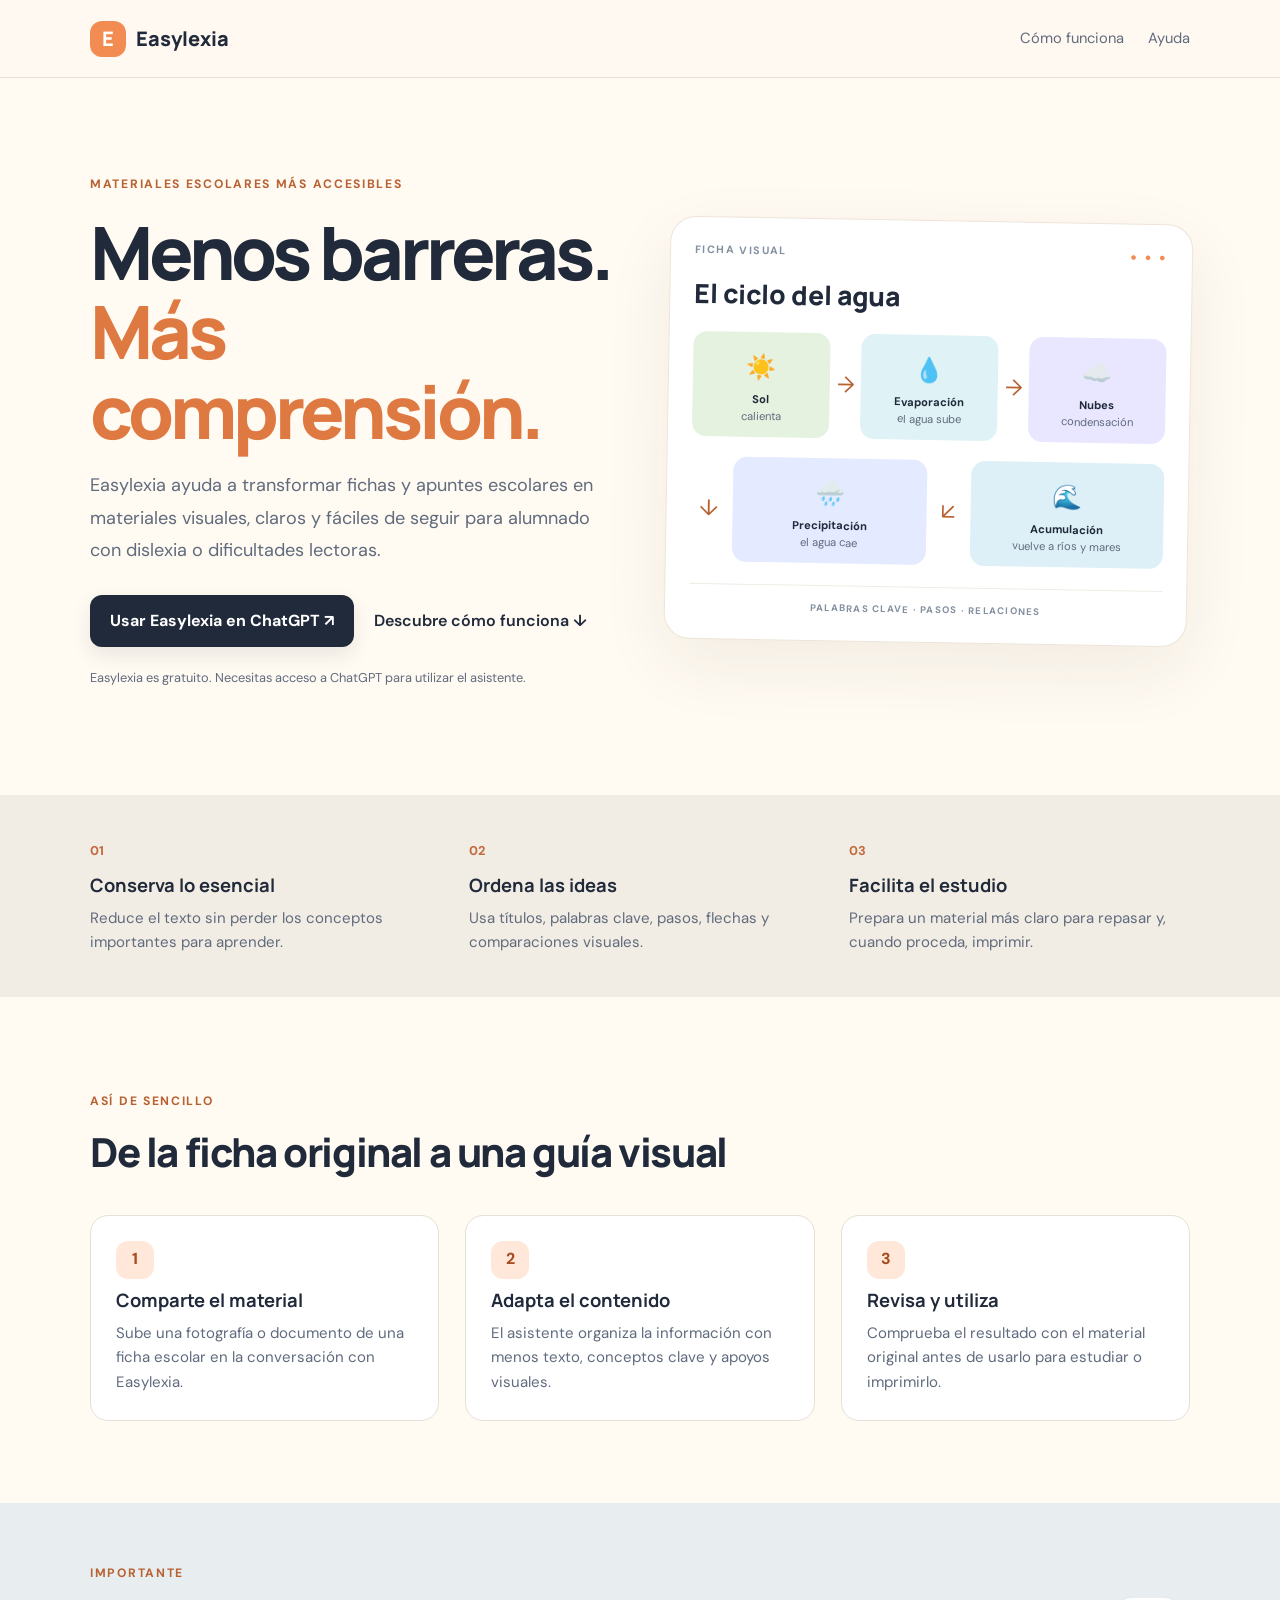
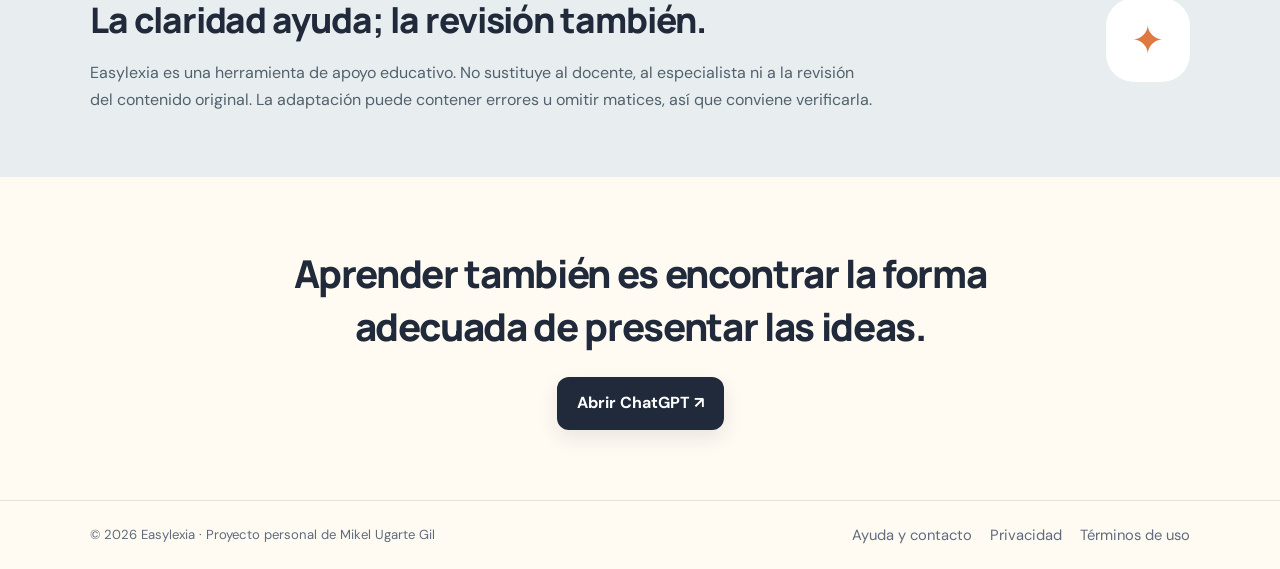
<file: index.html>
<!doctype html>
<html lang="es">
<head>
<meta charset="utf-8"><meta name="viewport" content="width=device-width, initial-scale=1">
<meta name="description" content="Easylexia transforma fichas y materiales escolares en esquemas visuales, claros y accesibles para alumnado con dislexia.">
<meta name="theme-color" content="#fffaf2"><title>Easylexia — Aprende con claridad</title><link rel="stylesheet" href="styles.css">
</head><body>
<header class="site-header"><a class="brand" href="index.html" aria-label="Easylexia, inicio"><span class="brand-mark">E</span><span>Easylexia</span></a><nav aria-label="Navegación principal"><a href="#como-funciona">Cómo funciona</a><a href="ayuda.html">Ayuda</a></nav></header>
<main>
<section class="hero wrap"><div class="hero-copy"><p class="eyebrow">MATERIALES ESCOLARES MÁS ACCESIBLES</p><h1>Menos barreras.<br><span>Más comprensión.</span></h1><p class="lead">Easylexia ayuda a transformar fichas y apuntes escolares en materiales visuales, claros y fáciles de seguir para alumnado con dislexia o dificultades lectoras.</p><div class="actions"><a class="button primary" href="https://chatgpt.com/" target="_blank" rel="noopener noreferrer">Usar Easylexia en ChatGPT ↗</a><a class="text-link" href="#como-funciona">Descubre cómo funciona ↓</a></div><p class="small-note">Easylexia es gratuito. Necesitas acceso a ChatGPT para utilizar el asistente.</p></div><div class="visual-card" aria-label="Ejemplo ilustrativo de una ficha visual"><div class="visual-top"><span>FICHA VISUAL</span><span class="dot-set">● ● ●</span></div><div class="visual-title">El ciclo del agua</div><div class="cycle"><div class="cycle-item sun">☀️<b>Sol</b><small>calienta</small></div><div class="arrow">→</div><div class="cycle-item water">💧<b>Evaporación</b><small>el agua sube</small></div><div class="arrow">→</div><div class="cycle-item cloud">☁️<b>Nubes</b><small>condensación</small></div></div><div class="cycle lower"><span class="down-arrow">↓</span><div class="cycle-item rain">🌧️<b>Precipitación</b><small>el agua cae</small></div><span class="down-arrow">↙</span><div class="cycle-item sea">🌊<b>Acumulación</b><small>vuelve a ríos y mares</small></div></div><div class="visual-footer">PALABRAS CLAVE · PASOS · RELACIONES</div></div></section>
<section class="principles"><div class="wrap principles-grid"><div><span class="number">01</span><h2>Conserva lo esencial</h2><p>Reduce el texto sin perder los conceptos importantes para aprender.</p></div><div><span class="number">02</span><h2>Ordena las ideas</h2><p>Usa títulos, palabras clave, pasos, flechas y comparaciones visuales.</p></div><div><span class="number">03</span><h2>Facilita el estudio</h2><p>Prepara un material más claro para repasar y, cuando proceda, imprimir.</p></div></div></section>
<section id="como-funciona" class="wrap steps-section"><p class="eyebrow">ASÍ DE SENCILLO</p><h2 class="section-title">De la ficha original a una guía visual</h2><div class="steps"><article><span>1</span><h3>Comparte el material</h3><p>Sube una fotografía o documento de una ficha escolar en la conversación con Easylexia.</p></article><article><span>2</span><h3>Adapta el contenido</h3><p>El asistente organiza la información con menos texto, conceptos clave y apoyos visuales.</p></article><article><span>3</span><h3>Revisa y utiliza</h3><p>Comprueba el resultado con el material original antes de usarlo para estudiar o imprimirlo.</p></article></div></section>
<section class="note-section"><div class="wrap note"><div><p class="eyebrow">IMPORTANTE</p><h2>La claridad ayuda; la revisión también.</h2><p>Easylexia es una herramienta de apoyo educativo. No sustituye al docente, al especialista ni a la revisión del contenido original. La adaptación puede contener errores u omitir matices, así que conviene verificarla.</p></div><div class="note-icon">✦</div></div></section>
<section class="wrap final-cta"><h2>Aprender también es encontrar la forma adecuada de presentar las ideas.</h2><a class="button primary" href="https://chatgpt.com/" target="_blank" rel="noopener noreferrer">Abrir ChatGPT ↗</a></section>
</main>
<footer class="site-footer"><div class="wrap footer-inner"><span>© <span id="year">2026</span> Easylexia · Proyecto personal de Mikel Ugarte Gil</span><nav aria-label="Enlaces legales"><a href="ayuda.html">Ayuda y contacto</a><a href="privacidad.html">Privacidad</a><a href="terminos.html">Términos de uso</a></nav></div></footer><script>document.getElementById('year').textContent=new Date().getFullYear()</script>
</body></html>
</file>
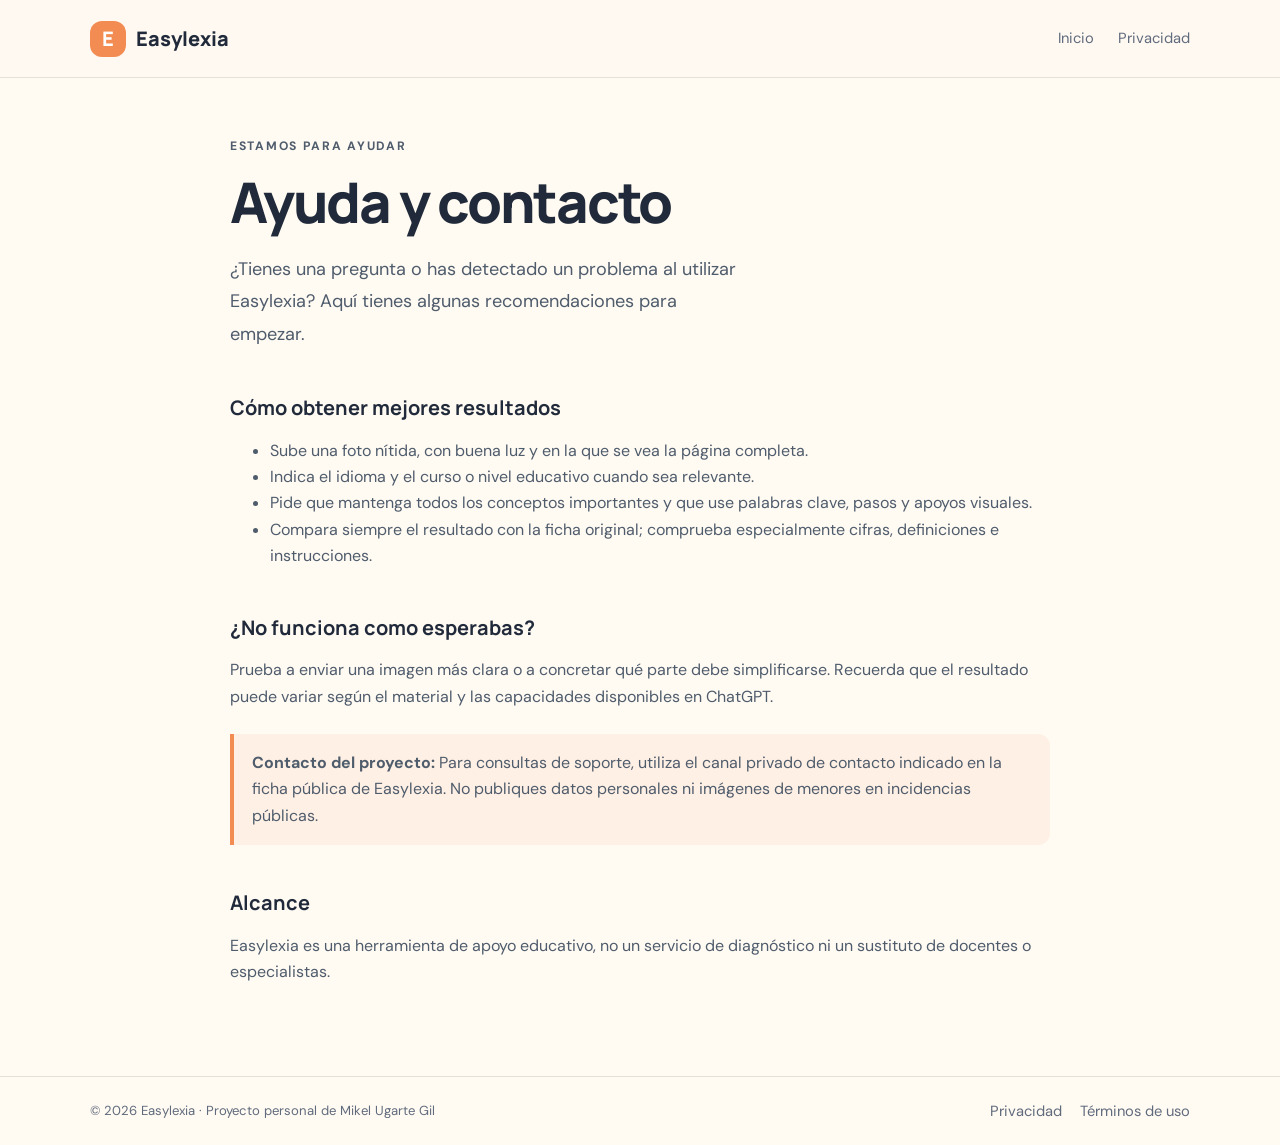
<file: ayuda.html>
<!doctype html><html lang="es"><head><meta charset="utf-8"><meta name="viewport" content="width=device-width,initial-scale=1"><meta name="description" content="Ayuda y contacto de Easylexia."><title>Ayuda y contacto — Easylexia</title><link rel="stylesheet" href="styles.css"></head><body><header class="site-header"><a class="brand" href="index.html"><span class="brand-mark">E</span><span>Easylexia</span></a><nav><a href="index.html">Inicio</a><a href="privacidad.html">Privacidad</a></nav></header><main class="page-main"><p class="eyebrow">ESTAMOS PARA AYUDAR</p><h1>Ayuda y contacto</h1><p class="lead">¿Tienes una pregunta o has detectado un problema al utilizar Easylexia? Aquí tienes algunas recomendaciones para empezar.</p><h2>Cómo obtener mejores resultados</h2><ul><li>Sube una foto nítida, con buena luz y en la que se vea la página completa.</li><li>Indica el idioma y el curso o nivel educativo cuando sea relevante.</li><li>Pide que mantenga todos los conceptos importantes y que use palabras clave, pasos y apoyos visuales.</li><li>Compara siempre el resultado con la ficha original; comprueba especialmente cifras, definiciones e instrucciones.</li></ul><h2>¿No funciona como esperabas?</h2><p>Prueba a enviar una imagen más clara o a concretar qué parte debe simplificarse. Recuerda que el resultado puede variar según el material y las capacidades disponibles en ChatGPT.</p><div class="notice"><p><strong>Contacto del proyecto:</strong> Para consultas de soporte, utiliza el canal privado de contacto indicado en la ficha pública de Easylexia. No publiques datos personales ni imágenes de menores en incidencias públicas.</p></div><h2>Alcance</h2><p>Easylexia es una herramienta de apoyo educativo, no un servicio de diagnóstico ni un sustituto de docentes o especialistas.</p></main><footer class="site-footer"><div class="wrap footer-inner"><span>© 2026 Easylexia · Proyecto personal de Mikel Ugarte Gil</span><nav><a href="privacidad.html">Privacidad</a><a href="terminos.html">Términos de uso</a></nav></div></footer></body></html>
</file>
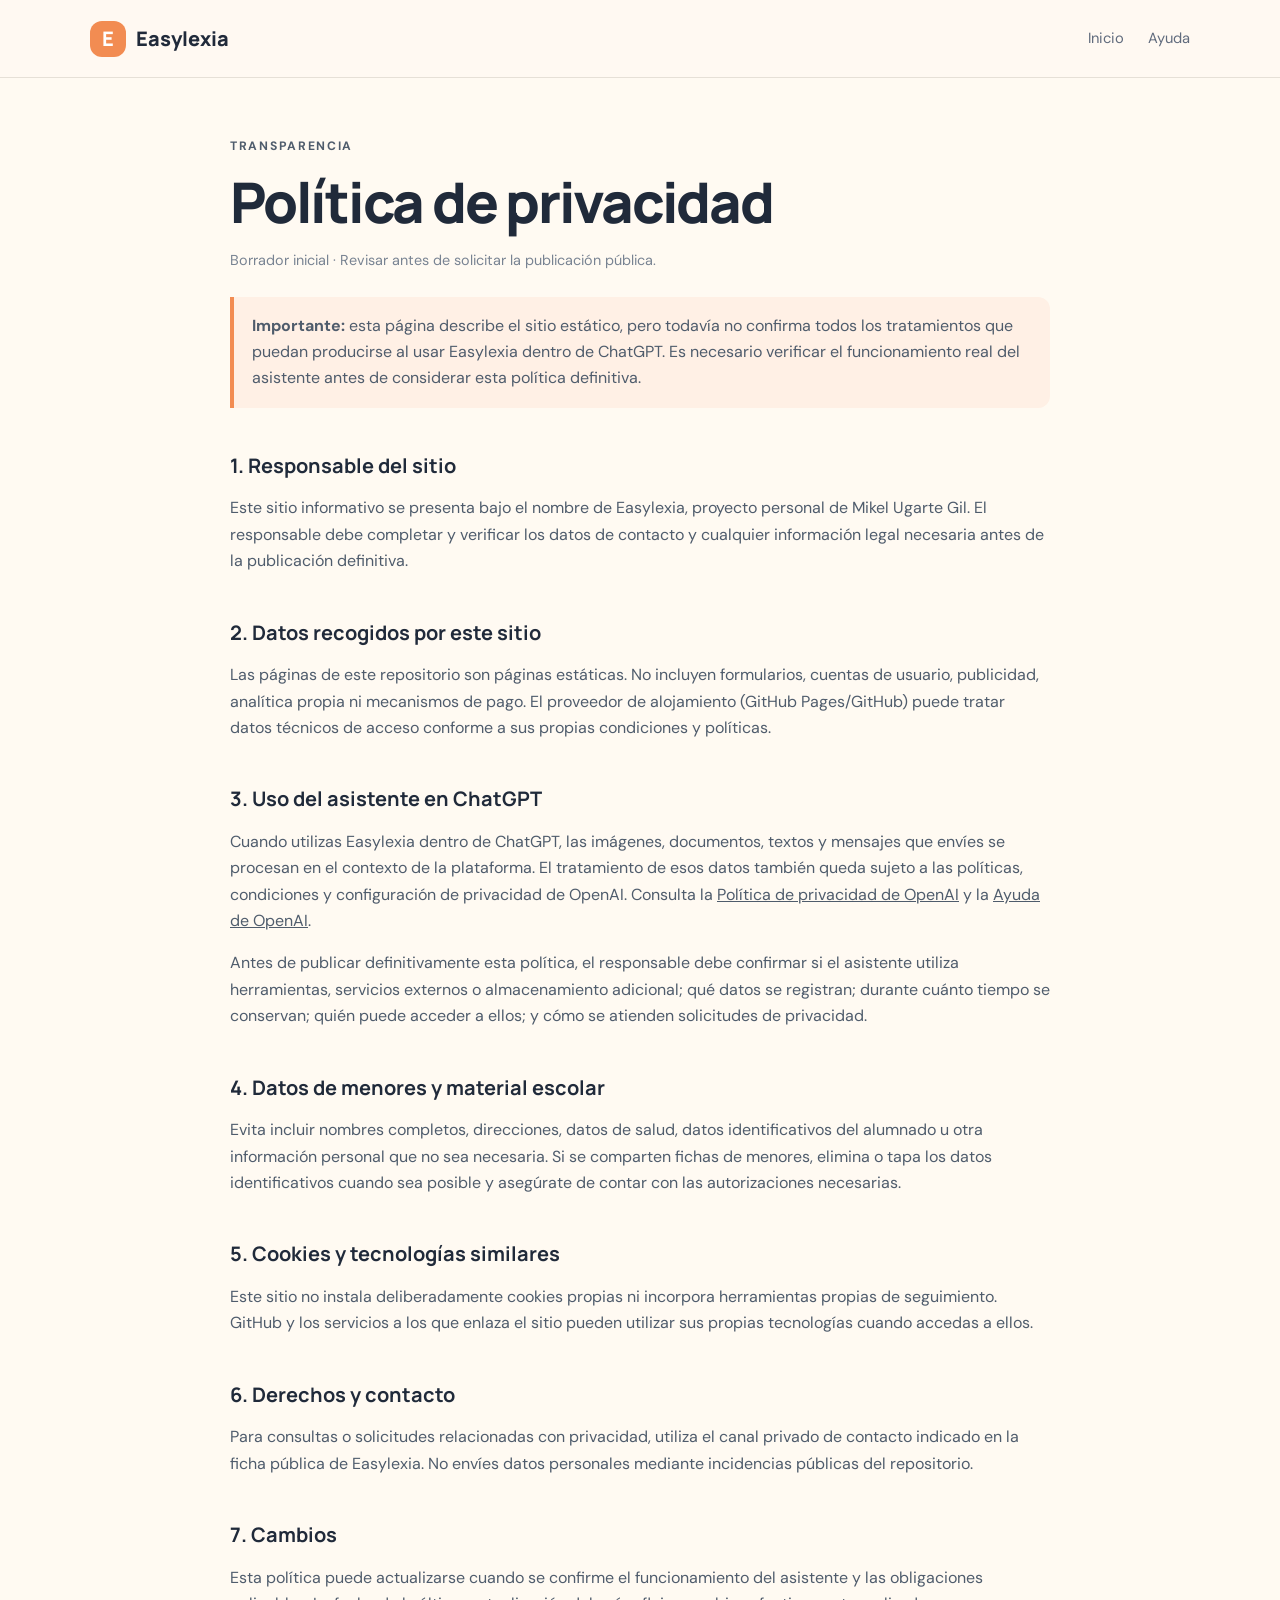
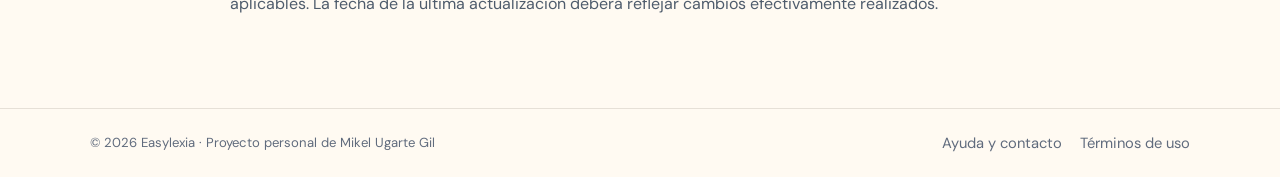
<file: privacidad.html>
<!doctype html><html lang="es"><head><meta charset="utf-8"><meta name="viewport" content="width=device-width,initial-scale=1"><meta name="description" content="Información de privacidad del sitio web de Easylexia."><title>Privacidad — Easylexia</title><link rel="stylesheet" href="styles.css"></head><body><header class="site-header"><a class="brand" href="index.html"><span class="brand-mark">E</span><span>Easylexia</span></a><nav><a href="index.html">Inicio</a><a href="ayuda.html">Ayuda</a></nav></header><main class="page-main"><p class="eyebrow">TRANSPARENCIA</p><h1>Política de privacidad</h1><p class="updated">Borrador inicial · Revisar antes de solicitar la publicación pública.</p><div class="notice"><p><strong>Importante:</strong> esta página describe el sitio estático, pero todavía no confirma todos los tratamientos que puedan producirse al usar Easylexia dentro de ChatGPT. Es necesario verificar el funcionamiento real del asistente antes de considerar esta política definitiva.</p></div><h2>1. Responsable del sitio</h2><p>Este sitio informativo se presenta bajo el nombre de Easylexia, proyecto personal de Mikel Ugarte Gil. El responsable debe completar y verificar los datos de contacto y cualquier información legal necesaria antes de la publicación definitiva.</p><h2>2. Datos recogidos por este sitio</h2><p>Las páginas de este repositorio son páginas estáticas. No incluyen formularios, cuentas de usuario, publicidad, analítica propia ni mecanismos de pago. El proveedor de alojamiento (GitHub Pages/GitHub) puede tratar datos técnicos de acceso conforme a sus propias condiciones y políticas.</p><h2>3. Uso del asistente en ChatGPT</h2><p>Cuando utilizas Easylexia dentro de ChatGPT, las imágenes, documentos, textos y mensajes que envíes se procesan en el contexto de la plataforma. El tratamiento de esos datos también queda sujeto a las políticas, condiciones y configuración de privacidad de OpenAI. Consulta la <a href="https://openai.com/policies/privacy-policy/" rel="noopener noreferrer">Política de privacidad de OpenAI</a> y la <a href="https://help.openai.com/" rel="noopener noreferrer">Ayuda de OpenAI</a>.</p><p>Antes de publicar definitivamente esta política, el responsable debe confirmar si el asistente utiliza herramientas, servicios externos o almacenamiento adicional; qué datos se registran; durante cuánto tiempo se conservan; quién puede acceder a ellos; y cómo se atienden solicitudes de privacidad.</p><h2>4. Datos de menores y material escolar</h2><p>Evita incluir nombres completos, direcciones, datos de salud, datos identificativos del alumnado u otra información personal que no sea necesaria. Si se comparten fichas de menores, elimina o tapa los datos identificativos cuando sea posible y asegúrate de contar con las autorizaciones necesarias.</p><h2>5. Cookies y tecnologías similares</h2><p>Este sitio no instala deliberadamente cookies propias ni incorpora herramientas propias de seguimiento. GitHub y los servicios a los que enlaza el sitio pueden utilizar sus propias tecnologías cuando accedas a ellos.</p><h2>6. Derechos y contacto</h2><p>Para consultas o solicitudes relacionadas con privacidad, utiliza el canal privado de contacto indicado en la ficha pública de Easylexia. No envíes datos personales mediante incidencias públicas del repositorio.</p><h2>7. Cambios</h2><p>Esta política puede actualizarse cuando se confirme el funcionamiento del asistente y las obligaciones aplicables. La fecha de la última actualización deberá reflejar cambios efectivamente realizados.</p></main><footer class="site-footer"><div class="wrap footer-inner"><span>© 2026 Easylexia · Proyecto personal de Mikel Ugarte Gil</span><nav><a href="ayuda.html">Ayuda y contacto</a><a href="terminos.html">Términos de uso</a></nav></div></footer></body></html>
</file>
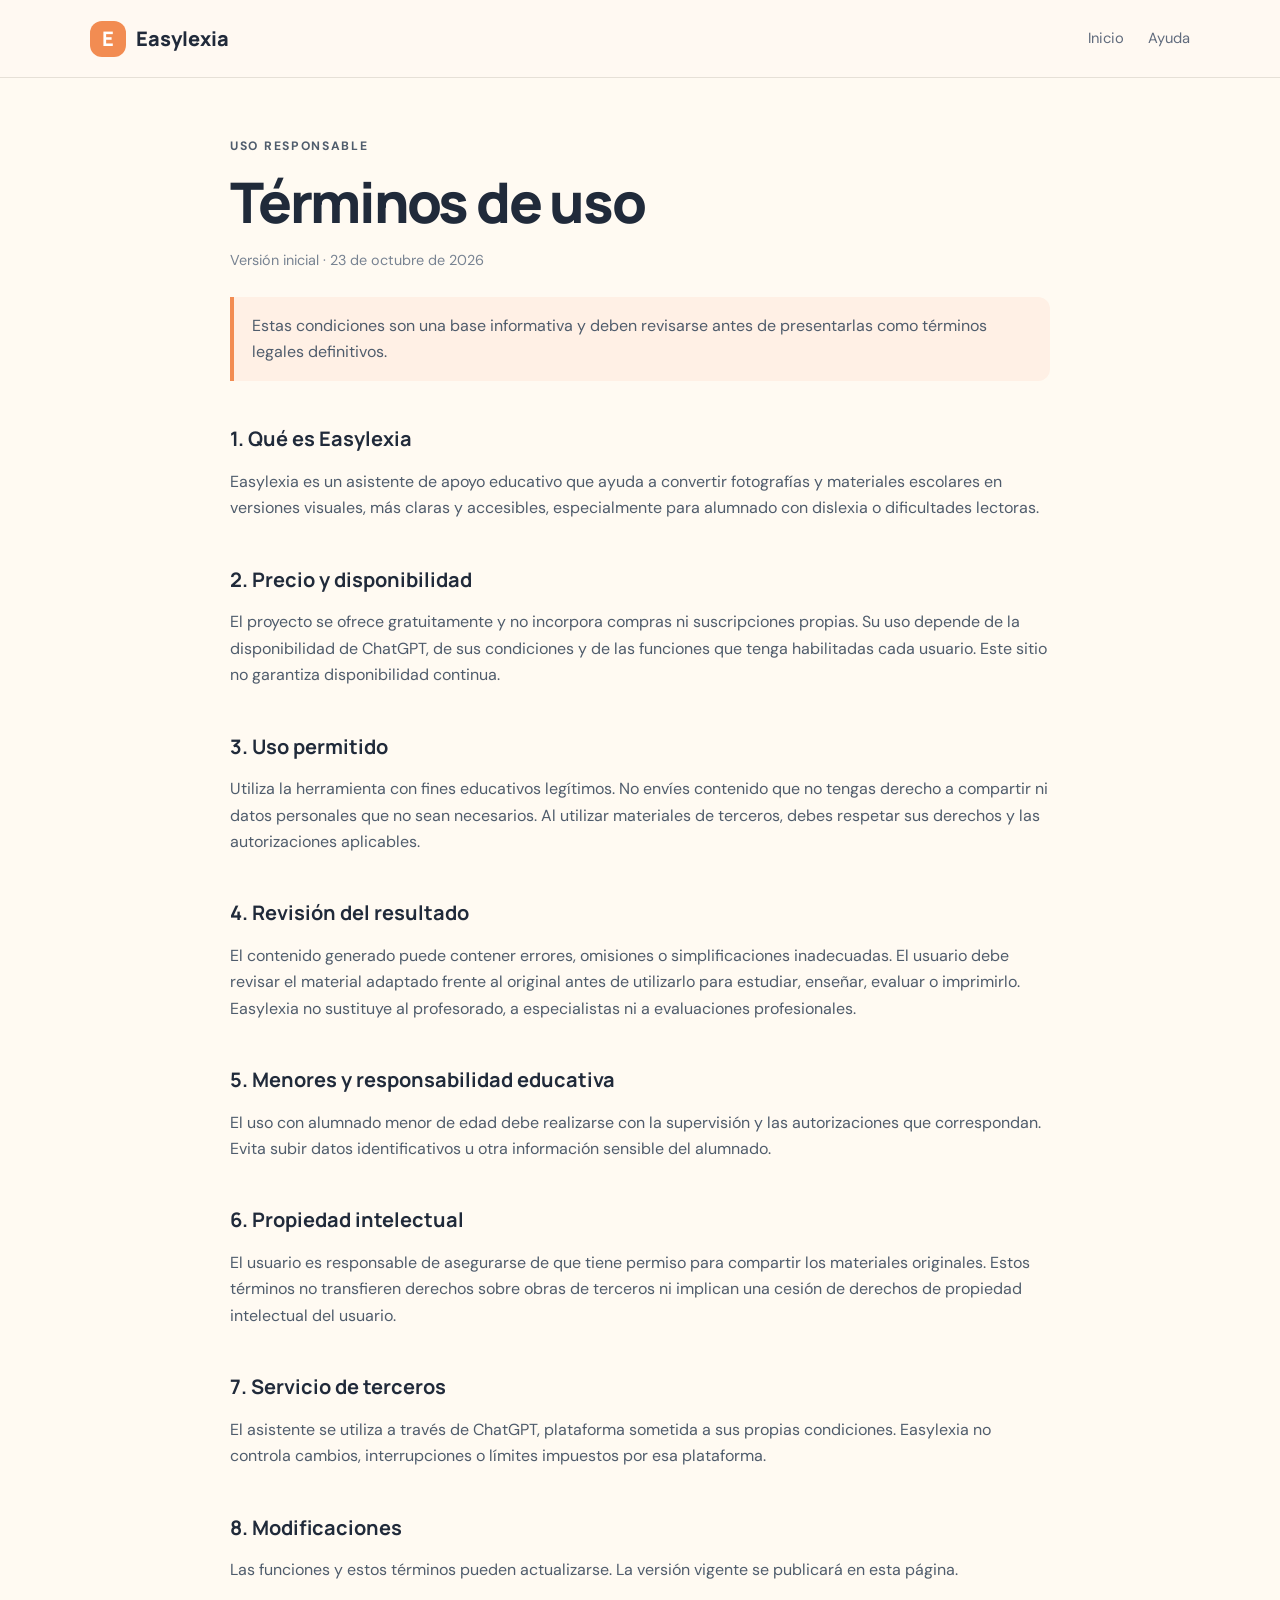
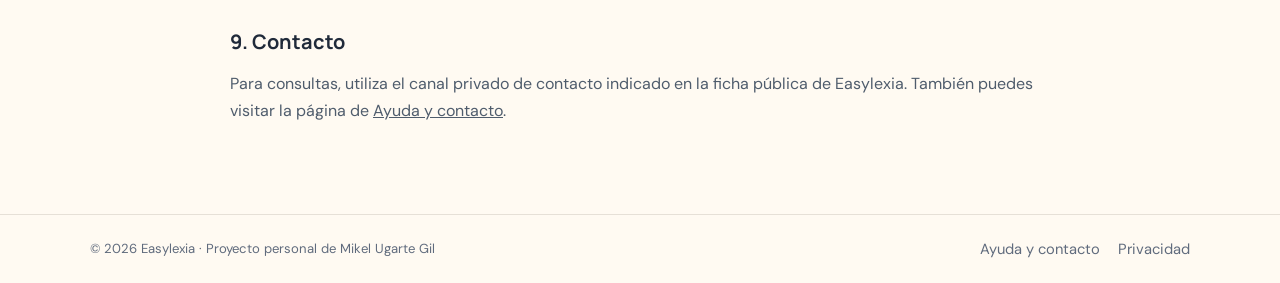
<file: terminos.html>
<!doctype html><html lang="es"><head><meta charset="utf-8"><meta name="viewport" content="width=device-width,initial-scale=1"><meta name="description" content="Condiciones de uso de Easylexia."><title>Términos de uso — Easylexia</title><link rel="stylesheet" href="styles.css"></head><body><header class="site-header"><a class="brand" href="index.html"><span class="brand-mark">E</span><span>Easylexia</span></a><nav><a href="index.html">Inicio</a><a href="ayuda.html">Ayuda</a></nav></header><main class="page-main"><p class="eyebrow">USO RESPONSABLE</p><h1>Términos de uso</h1><p class="updated">Versión inicial · 23 de octubre de 2026</p><div class="notice"><p>Estas condiciones son una base informativa y deben revisarse antes de presentarlas como términos legales definitivos.</p></div><h2>1. Qué es Easylexia</h2><p>Easylexia es un asistente de apoyo educativo que ayuda a convertir fotografías y materiales escolares en versiones visuales, más claras y accesibles, especialmente para alumnado con dislexia o dificultades lectoras.</p><h2>2. Precio y disponibilidad</h2><p>El proyecto se ofrece gratuitamente y no incorpora compras ni suscripciones propias. Su uso depende de la disponibilidad de ChatGPT, de sus condiciones y de las funciones que tenga habilitadas cada usuario. Este sitio no garantiza disponibilidad continua.</p><h2>3. Uso permitido</h2><p>Utiliza la herramienta con fines educativos legítimos. No envíes contenido que no tengas derecho a compartir ni datos personales que no sean necesarios. Al utilizar materiales de terceros, debes respetar sus derechos y las autorizaciones aplicables.</p><h2>4. Revisión del resultado</h2><p>El contenido generado puede contener errores, omisiones o simplificaciones inadecuadas. El usuario debe revisar el material adaptado frente al original antes de utilizarlo para estudiar, enseñar, evaluar o imprimirlo. Easylexia no sustituye al profesorado, a especialistas ni a evaluaciones profesionales.</p><h2>5. Menores y responsabilidad educativa</h2><p>El uso con alumnado menor de edad debe realizarse con la supervisión y las autorizaciones que correspondan. Evita subir datos identificativos u otra información sensible del alumnado.</p><h2>6. Propiedad intelectual</h2><p>El usuario es responsable de asegurarse de que tiene permiso para compartir los materiales originales. Estos términos no transfieren derechos sobre obras de terceros ni implican una cesión de derechos de propiedad intelectual del usuario.</p><h2>7. Servicio de terceros</h2><p>El asistente se utiliza a través de ChatGPT, plataforma sometida a sus propias condiciones. Easylexia no controla cambios, interrupciones o límites impuestos por esa plataforma.</p><h2>8. Modificaciones</h2><p>Las funciones y estos términos pueden actualizarse. La versión vigente se publicará en esta página.</p><h2>9. Contacto</h2><p>Para consultas, utiliza el canal privado de contacto indicado en la ficha pública de Easylexia. También puedes visitar la página de <a href="ayuda.html">Ayuda y contacto</a>.</p></main><footer class="site-footer"><div class="wrap footer-inner"><span>© 2026 Easylexia · Proyecto personal de Mikel Ugarte Gil</span><nav><a href="ayuda.html">Ayuda y contacto</a><a href="privacidad.html">Privacidad</a></nav></div></footer></body></html>
</file>
<file: styles.css>
@import url('https://fonts.googleapis.com/css2?family=DM+Sans:wght@400;500;600;700&family=Manrope:wght@400;500;600;700;800&display=swap');
:root{--ink:#202a3a;--muted:#606b7d;--paper:#fffaf2;--orange:#f28c52;--lavender:#e9e7ff;--blue:#dff2f5;--mint:#e4f2df;--line:#e6e0d7}*{box-sizing:border-box}html{scroll-behavior:smooth}body{margin:0;background:var(--paper);color:var(--ink);font-family:'DM Sans',sans-serif;line-height:1.65}a{color:inherit}.wrap{width:min(1100px,calc(100% - 44px));margin-inline:auto}.site-header{height:78px;display:flex;align-items:center;justify-content:space-between;padding:0 max(22px,calc((100vw - 1100px)/2));border-bottom:1px solid var(--line);background:rgba(255,250,242,.9)}.brand{display:flex;align-items:center;gap:10px;text-decoration:none;font-family:Manrope,sans-serif;font-size:1.25rem;font-weight:800}.brand-mark{display:grid;place-items:center;width:36px;height:36px;border-radius:12px;background:var(--orange);color:white;font-weight:800}.site-header nav,.site-footer nav{display:flex;gap:24px}.site-header nav a,.site-footer a{font-size:.92rem;text-decoration:none;color:var(--muted)}.site-header nav a:hover,.site-footer a:hover{text-decoration:underline;color:var(--ink)}.hero{display:grid;grid-template-columns:1fr 1fr;gap:54px;align-items:center;padding-block:84px 94px}.eyebrow{font-size:.76rem;letter-spacing:.14em;font-weight:700;color:#b86131}.hero h1{font:800 clamp(2.8rem,6vw,4.6rem)/1.08 Manrope,sans-serif;letter-spacing:-.055em;margin:.25em 0}.hero h1 span{color:#df7942}.lead{font-size:1.13rem;line-height:1.8;color:var(--muted);max-width:520px}.actions{display:flex;align-items:center;flex-wrap:wrap;gap:20px;margin-top:28px}.button{display:inline-block;padding:13px 20px;border-radius:12px;font-weight:700;text-decoration:none}.primary{background:var(--ink);color:white;box-shadow:0 8px 20px #202a3a18}.primary:hover{background:#39465b;transform:translateY(-1px)}.text-link{font-weight:600;text-decoration:none}.small-note{font-size:.8rem;color:var(--muted);margin-top:20px}.visual-card{background:white;border:1px solid #eee5d9;border-radius:26px;padding:24px;box-shadow:0 24px 70px #47371c12;transform:rotate(1deg)}.visual-top,.visual-footer{display:flex;justify-content:space-between;color:#83909f;font-size:.67rem;letter-spacing:.13em;font-weight:700}.dot-set{color:var(--orange);letter-spacing:.23em}.visual-title{font:800 1.65rem Manrope,sans-serif;margin:16px 0 20px}.cycle{display:flex;align-items:center;justify-content:space-between;gap:7px}.cycle-item{flex:1;min-width:0;text-align:center;padding:15px 5px 13px;border-radius:14px;background:var(--mint);font-size:1.5rem}.cycle-item b,.cycle-item small{display:block;font-size:.7rem;line-height:1.45}.cycle-item b{margin-top:5px}.cycle-item small{font-weight:400;color:var(--muted)}.water{background:var(--blue)}.cloud{background:var(--lavender)}.rain{background:#e4eaff}.sea{background:#def0f7}.arrow{color:#b86131;font-size:1.4rem}.lower{margin-top:20px;justify-content:center}.down-arrow{font-size:1.4rem;color:#b86131;padding:0 8px}.visual-footer{border-top:1px solid #f0ebe4;margin-top:22px;padding-top:14px;justify-content:center;font-size:.6rem}.principles{background:#f2ede4;padding:42px 0}.principles-grid{display:grid;grid-template-columns:repeat(3,1fr);gap:38px}.number{font-size:.8rem;color:#c36c3e;font-weight:800}.principles h2,.steps h3{font:700 1.15rem Manrope,sans-serif;margin:8px 0}.principles p,.steps p{margin:0;color:var(--muted);font-size:.94rem}.steps-section{padding-block:82px}.section-title{font:800 clamp(1.8rem,4vw,2.5rem) Manrope,sans-serif;letter-spacing:-.035em;max-width:650px;margin:10px 0 36px}.steps{display:grid;grid-template-columns:repeat(3,1fr);gap:26px}.steps article{padding:25px;background:white;border:1px solid var(--line);border-radius:18px}.steps article>span{display:grid;place-items:center;width:38px;height:38px;border-radius:12px;background:#ffe8d9;color:#a74d20;font-weight:800}.note-section{background:#e8eef0;padding:48px 0}.note{display:flex;align-items:center;justify-content:space-between;gap:24px}.note h2{font:800 clamp(1.6rem,3vw,2.2rem) Manrope,sans-serif;letter-spacing:-.03em;margin:.3em 0}.note p:not(.eyebrow){max-width:790px;color:#52616d}.note-icon{flex-shrink:0;width:84px;height:84px;border-radius:28px;background:white;display:grid;place-items:center;color:#df7942;font-size:2.5rem}.final-cta{text-align:center;padding-block:70px}.final-cta h2{font:800 clamp(1.6rem,3.5vw,2.4rem) Manrope,sans-serif;max-width:710px;margin:0 auto 24px;letter-spacing:-.035em}.site-footer{border-top:1px solid var(--line);padding:22px 0}.footer-inner{display:flex;justify-content:space-between;gap:22px;align-items:center;color:var(--muted);font-size:.82rem}.footer-inner nav{gap:18px}.page-main{width:min(820px,calc(100% - 44px));margin:58px auto 90px}.page-main h1{font:800 clamp(2.2rem,5vw,3.5rem)/1.15 Manrope,sans-serif;letter-spacing:-.04em;margin:.25em 0}.page-main h2{font:700 1.25rem Manrope,sans-serif;margin-top:2.2em}.page-main p,.page-main li{color:#4f5c6c}.page-main .updated{font-size:.9rem;color:#788392}.notice{margin:24px 0;padding:16px 18px;border-left:4px solid var(--orange);background:#fff0e5;border-radius:0 12px 12px 0}.notice p{margin:0}.page-main a{overflow-wrap:anywhere}@media(max-width:780px){.hero{grid-template-columns:1fr;padding-block:54px 65px;gap:34px}.visual-card{max-width:550px;margin:auto}.principles-grid,.steps{grid-template-columns:1fr;gap:22px}.principles-grid{gap:28px}.footer-inner{align-items:flex-start;flex-direction:column}.site-footer nav{flex-wrap:wrap}.note-icon{display:none}}@media(max-width:450px){.site-header{height:66px}.site-header nav{gap:14px}.site-header nav a{font-size:.82rem}.wrap{width:calc(100% - 32px)}.hero h1{font-size:2.7rem}.visual-card{padding:15px;border-radius:18px}.cycle{gap:3px}.cycle-item{padding:10px 2px}.cycle-item b,.cycle-item small{font-size:.57rem}.arrow{font-size:1rem}.lower{gap:2px}.down-arrow{padding:0 3px}.page-main{width:calc(100% - 32px);margin-top:40px}}
</file>
